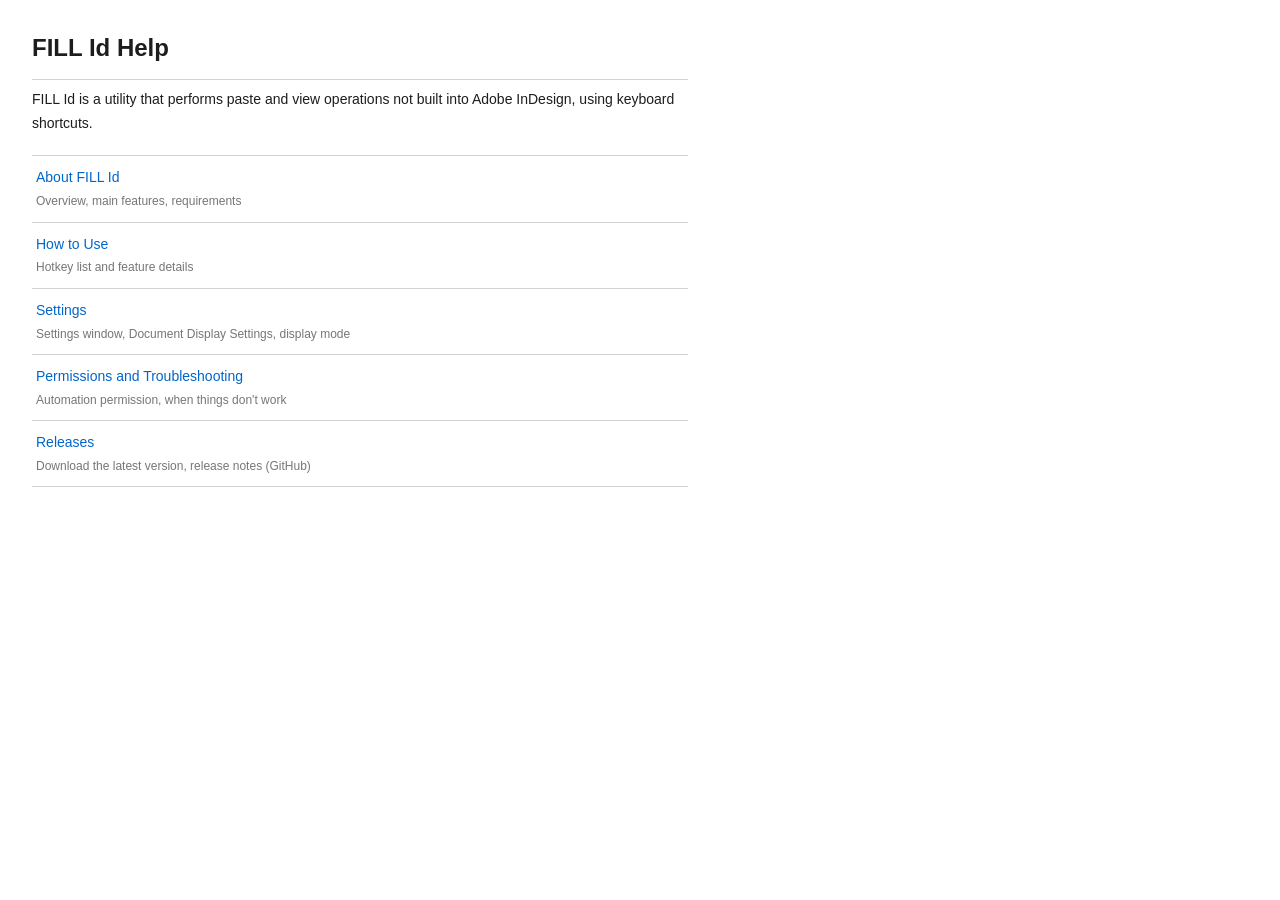
<file: Sources/FILL Id/FILL Id Help.help/Contents/Resources/en.lproj/index.html>
<!DOCTYPE html>
<html lang="en">
<head>
<meta charset="UTF-8">
<meta name="AppleTitle" content="FILL Id Help">
<title>FILL Id Help</title>
<link rel="stylesheet" href="../shared/style.css">
</head>
<body>
<h1>FILL Id Help</h1>
<p>FILL Id is a utility that performs paste and view operations not built into Adobe InDesign, using keyboard shortcuts.</p>

<ul class="toc">
  <li>
    <a href="01_overview.html">About FILL Id
      <span class="desc">Overview, main features, requirements</span>
    </a>
  </li>
  <li>
    <a href="02_howto.html">How to Use
      <span class="desc">Hotkey list and feature details</span>
    </a>
  </li>
  <li>
    <a href="03_settings.html">Settings
      <span class="desc">Settings window, Document Display Settings, display mode</span>
    </a>
  </li>
  <li>
    <a href="04_permission.html">Permissions and Troubleshooting
      <span class="desc">Automation permission, when things don't work</span>
    </a>
  </li>
  <li>
    <a href="https://github.com/monokano/FILL-Id/releases">Releases
      <span class="desc">Download the latest version, release notes (GitHub)</span>
    </a>
  </li>
</ul>
</body>
</html>
</file>
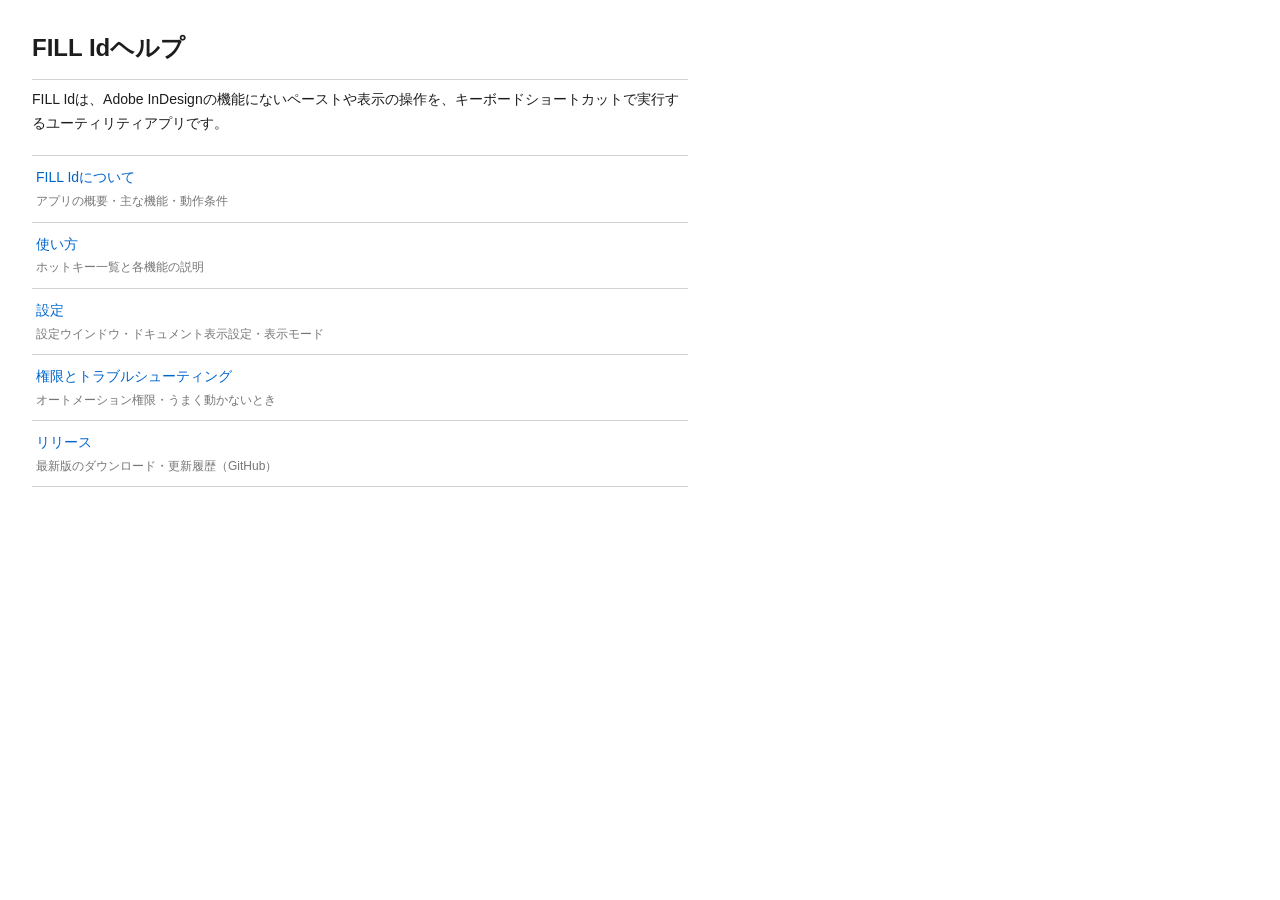
<file: Sources/FILL Id/FILL Id Help.help/Contents/Resources/ja.lproj/index.html>
<!DOCTYPE html>
<html lang="ja">
<head>
<meta charset="UTF-8">
<meta name="AppleTitle" content="FILL Id ヘルプ">
<title>FILL Id ヘルプ</title>
<link rel="stylesheet" href="../shared/style.css">
</head>
<body>
<h1>FILL Idヘルプ</h1>
<p>FILL Idは、Adobe InDesignの機能にないペーストや表示の操作を、キーボードショートカットで実行するユーティリティアプリです。</p>

<ul class="toc">
  <li>
    <a href="01_overview.html">FILL Idについて
      <span class="desc">アプリの概要・主な機能・動作条件</span>
    </a>
  </li>
  <li>
    <a href="02_howto.html">使い方
      <span class="desc">ホットキー一覧と各機能の説明</span>
    </a>
  </li>
  <li>
    <a href="03_settings.html">設定
      <span class="desc">設定ウインドウ・ドキュメント表示設定・表示モード</span>
    </a>
  </li>
  <li>
    <a href="04_permission.html">権限とトラブルシューティング
      <span class="desc">オートメーション権限・うまく動かないとき</span>
    </a>
  </li>
  <li>
    <a href="https://github.com/monokano/FILL-Id/releases">リリース
      <span class="desc">最新版のダウンロード・更新履歴（GitHub）</span>
    </a>
  </li>
</ul>
</body>
</html>
</file>
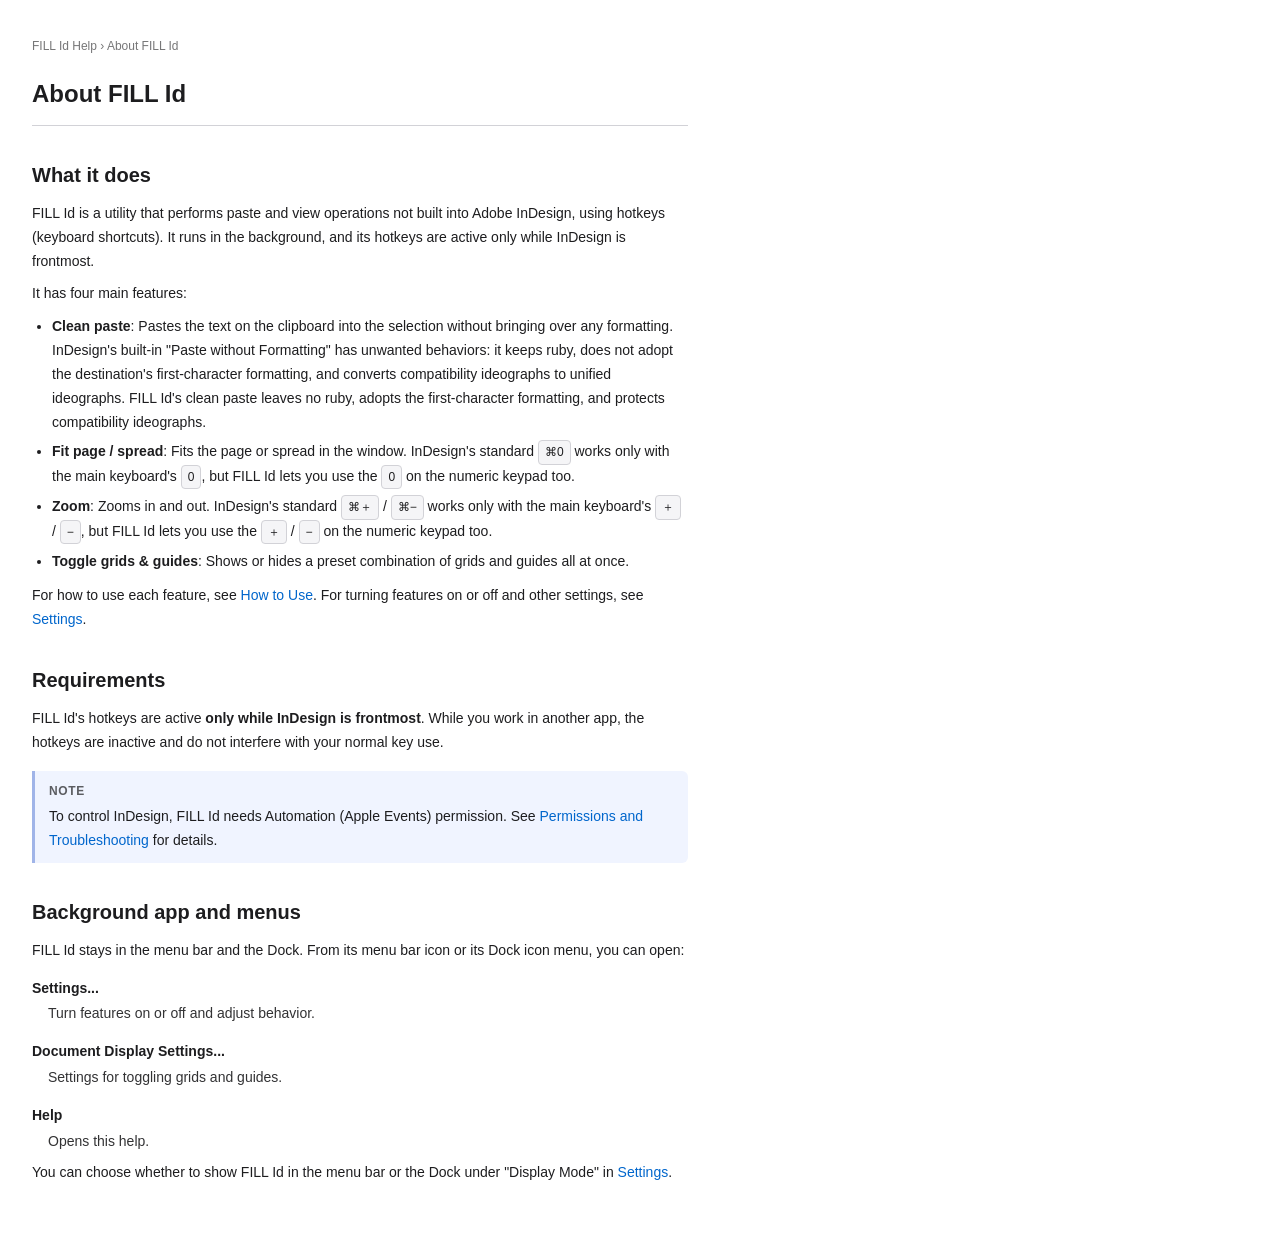
<file: Sources/FILL Id/FILL Id Help.help/Contents/Resources/en.lproj/01_overview.html>
<!DOCTYPE html>
<html lang="en">
<head>
<meta charset="UTF-8">
<meta name="AppleTitle" content="About FILL Id">
<title>About FILL Id</title>
<link rel="stylesheet" href="../shared/style.css">
</head>
<body>
<p class="breadcrumb"><a href="index.html">FILL Id Help</a> › About FILL Id</p>
<h1>About FILL Id</h1>

<h2>What it does</h2>
<p>FILL Id is a utility that performs paste and view operations not built into Adobe InDesign, using hotkeys (keyboard shortcuts). It runs in the background, and its hotkeys are active only while InDesign is frontmost.</p>
<p>It has four main features:</p>
<ul>
  <li><strong>Clean paste</strong>: Pastes the text on the clipboard into the selection without bringing over any formatting. InDesign's built-in "Paste without Formatting" has unwanted behaviors: it keeps ruby, does not adopt the destination's first-character formatting, and converts compatibility ideographs to unified ideographs. FILL Id's clean paste leaves no ruby, adopts the first-character formatting, and protects compatibility ideographs.</li>
  <li><strong>Fit page / spread</strong>: Fits the page or spread in the window. InDesign's standard <kbd>⌘0</kbd> works only with the main keyboard's <kbd>0</kbd>, but FILL Id lets you use the <kbd>0</kbd> on the numeric keypad too.</li>
  <li><strong>Zoom</strong>: Zooms in and out. InDesign's standard <kbd>⌘＋</kbd> / <kbd>⌘−</kbd> works only with the main keyboard's <kbd>＋</kbd> / <kbd>−</kbd>, but FILL Id lets you use the <kbd>＋</kbd> / <kbd>−</kbd> on the numeric keypad too.</li>
  <li><strong>Toggle grids &amp; guides</strong>: Shows or hides a preset combination of grids and guides all at once.</li>
</ul>
<p>For how to use each feature, see <a href="02_howto.html">How to Use</a>. For turning features on or off and other settings, see <a href="03_settings.html">Settings</a>.</p>

<h2>Requirements</h2>
<p>FILL Id's hotkeys are active <strong>only while InDesign is frontmost</strong>. While you work in another app, the hotkeys are inactive and do not interfere with your normal key use.</p>
<div class="note">
  <strong>Note</strong>
  To control InDesign, FILL Id needs Automation (Apple Events) permission. See <a href="04_permission.html">Permissions and Troubleshooting</a> for details.
</div>

<h2>Background app and menus</h2>
<p>FILL Id stays in the menu bar and the Dock. From its menu bar icon or its Dock icon menu, you can open:</p>
<dl>
  <dt>Settings...</dt>
  <dd>Turn features on or off and adjust behavior.</dd>
  <dt>Document Display Settings...</dt>
  <dd>Settings for toggling grids and guides.</dd>
  <dt>Help</dt>
  <dd>Opens this help.</dd>
</dl>
<p>You can choose whether to show FILL Id in the menu bar or the Dock under "Display Mode" in <a href="03_settings.html">Settings</a>.</p>
</body>
</html>
</file>
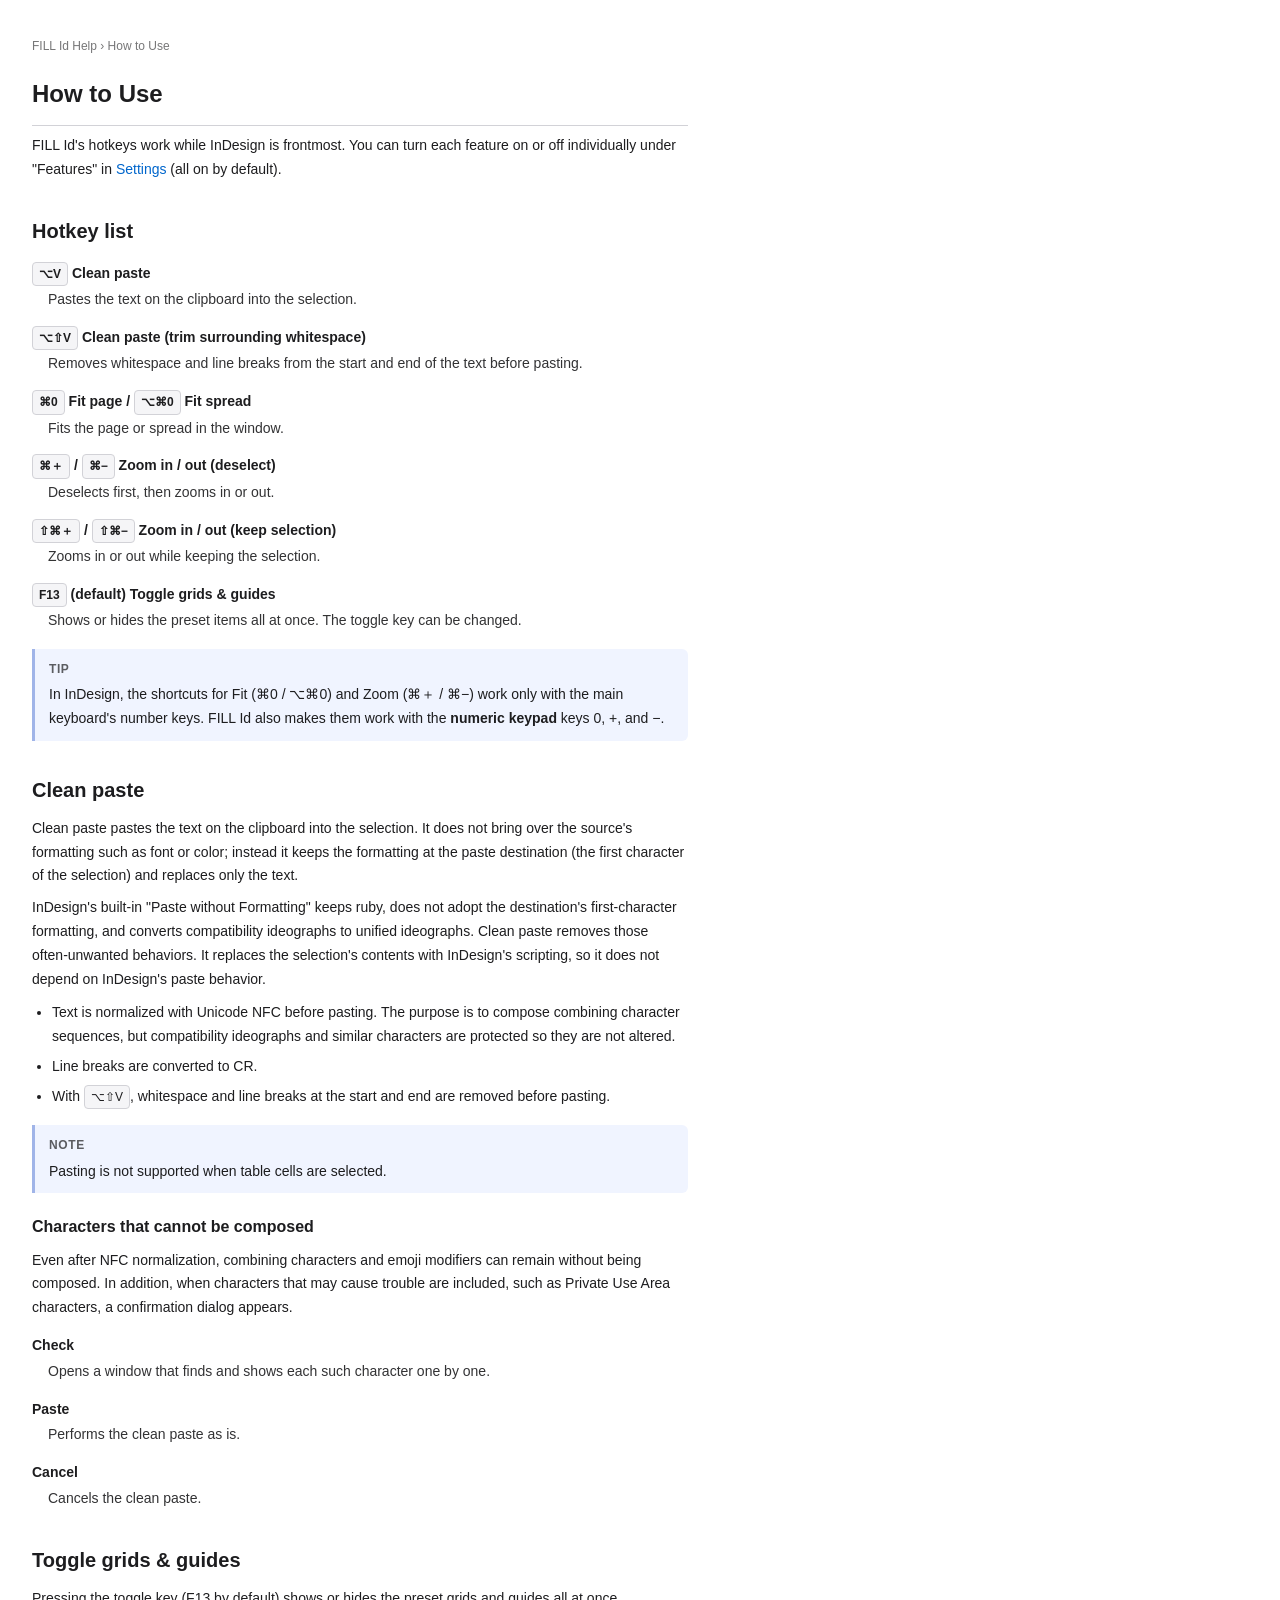
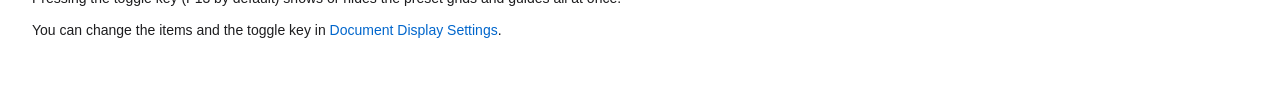
<file: Sources/FILL Id/FILL Id Help.help/Contents/Resources/en.lproj/02_howto.html>
<!DOCTYPE html>
<html lang="en">
<head>
<meta charset="UTF-8">
<meta name="AppleTitle" content="How to Use">
<title>How to Use</title>
<link rel="stylesheet" href="../shared/style.css">
</head>
<body>
<p class="breadcrumb"><a href="index.html">FILL Id Help</a> › How to Use</p>
<h1>How to Use</h1>

<p>FILL Id's hotkeys work while InDesign is frontmost. You can turn each feature on or off individually under "Features" in <a href="03_settings.html">Settings</a> (all on by default).</p>

<h2>Hotkey list</h2>
<dl>
  <dt><kbd>⌥V</kbd> Clean paste</dt>
  <dd>Pastes the text on the clipboard into the selection.</dd>

  <dt><kbd>⌥⇧V</kbd> Clean paste (trim surrounding whitespace)</dt>
  <dd>Removes whitespace and line breaks from the start and end of the text before pasting.</dd>

  <dt><kbd>⌘0</kbd> Fit page / <kbd>⌥⌘0</kbd> Fit spread</dt>
  <dd>Fits the page or spread in the window.</dd>

  <dt><kbd>⌘＋</kbd> / <kbd>⌘−</kbd> Zoom in / out (deselect)</dt>
  <dd>Deselects first, then zooms in or out.</dd>

  <dt><kbd>⇧⌘＋</kbd> / <kbd>⇧⌘−</kbd> Zoom in / out (keep selection)</dt>
  <dd>Zooms in or out while keeping the selection.</dd>

  <dt><kbd>F13</kbd> (default) Toggle grids &amp; guides</dt>
  <dd>Shows or hides the preset items all at once. The toggle key can be changed.</dd>
</dl>

<div class="note">
  <strong>Tip</strong>
  In InDesign, the shortcuts for Fit (⌘0 / ⌥⌘0) and Zoom (⌘＋ / ⌘−) work only with the main keyboard's number keys. FILL Id also makes them work with the <b>numeric keypad</b> keys 0, +, and −.
</div>

<h2>Clean paste</h2>
<p>Clean paste pastes the text on the clipboard into the selection. It does not bring over the source's formatting such as font or color; instead it keeps the formatting at the paste destination (the first character of the selection) and replaces only the text.</p>
<p>InDesign's built-in "Paste without Formatting" keeps ruby, does not adopt the destination's first-character formatting, and converts compatibility ideographs to unified ideographs. Clean paste removes those often-unwanted behaviors. It replaces the selection's contents with InDesign's scripting, so it does not depend on InDesign's paste behavior.</p>
<ul>
  <li>Text is normalized with Unicode NFC before pasting. The purpose is to compose combining character sequences, but compatibility ideographs and similar characters are protected so they are not altered.</li>
  <li>Line breaks are converted to CR.</li>
  <li>With <kbd>⌥⇧V</kbd>, whitespace and line breaks at the start and end are removed before pasting.</li>
</ul>
<div class="note">
  <strong>Note</strong>
  Pasting is not supported when table cells are selected.
</div>

<h3>Characters that cannot be composed</h3>
<p>Even after NFC normalization, combining characters and emoji modifiers can remain without being composed. In addition, when characters that may cause trouble are included, such as Private Use Area characters, a confirmation dialog appears.</p>
<dl>
  <dt>Check</dt>
  <dd>Opens a window that finds and shows each such character one by one.</dd>
  <dt>Paste</dt>
  <dd>Performs the clean paste as is.</dd>
  <dt>Cancel</dt>
  <dd>Cancels the clean paste.</dd>
</dl>

<h2>Toggle grids &amp; guides</h2>
<p>Pressing the toggle key (F13 by default) shows or hides the preset grids and guides all at once.</p>
<p>You can change the items and the toggle key in <a href="03_settings.html">Document Display Settings</a>.</p>
</body>
</html>
</file>
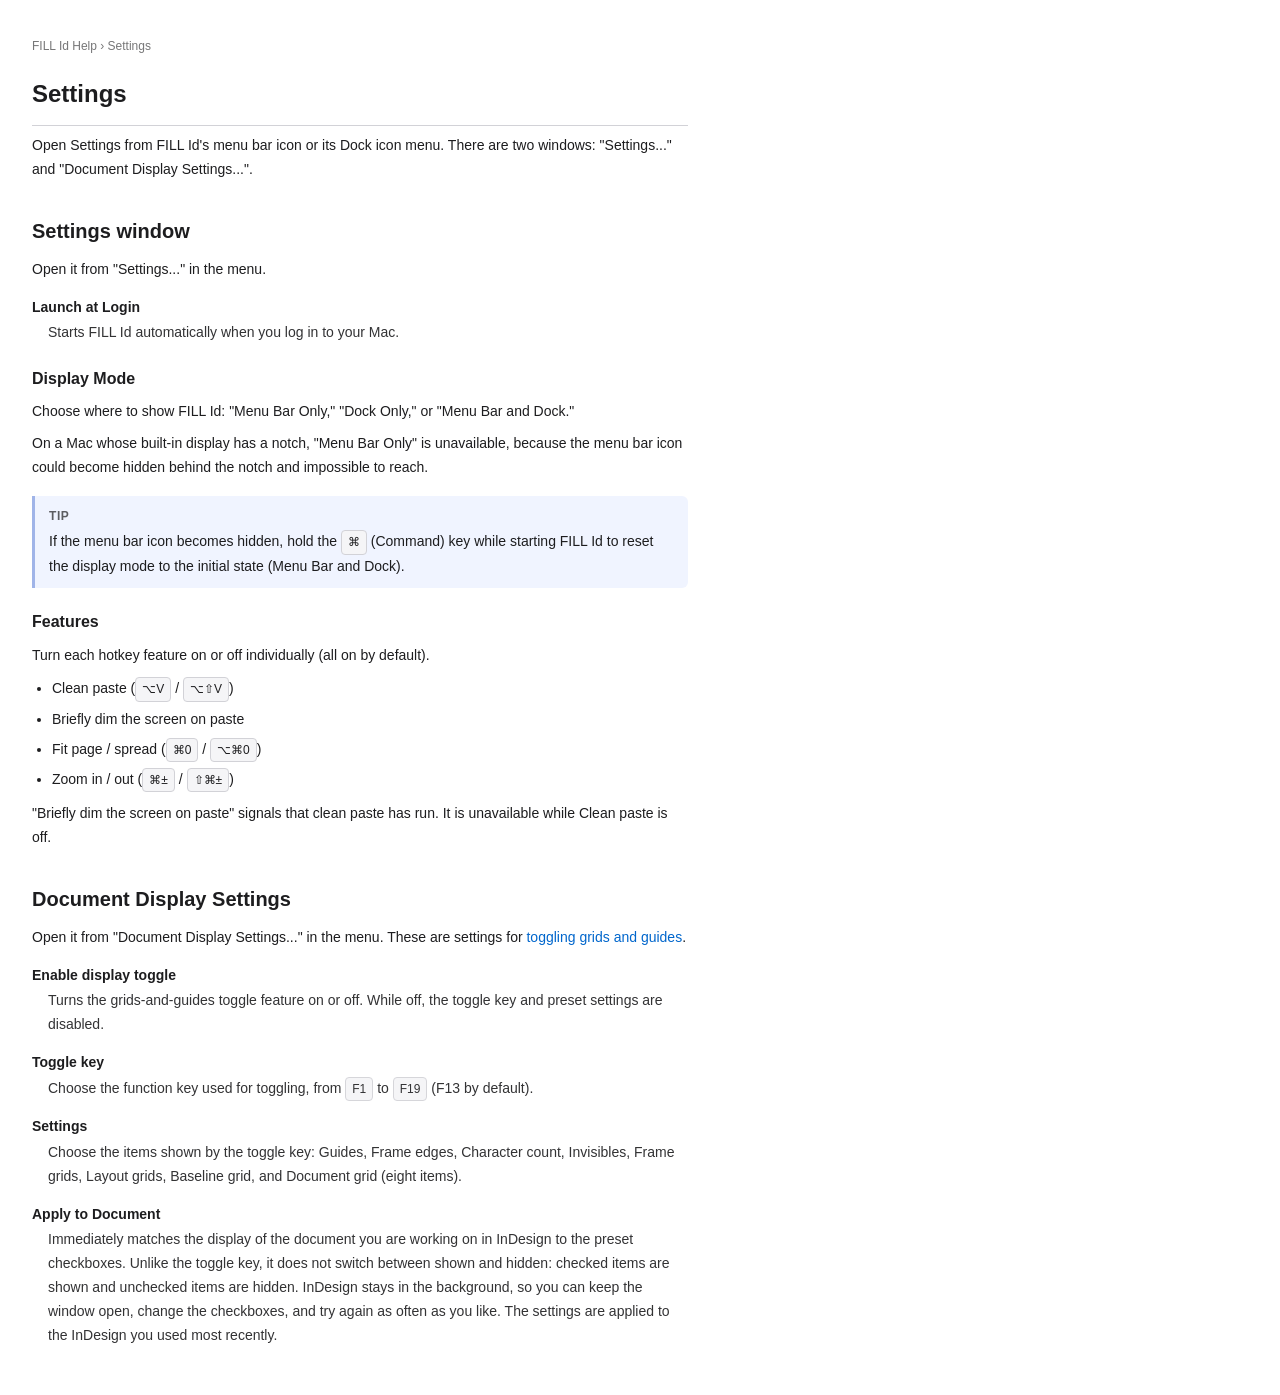
<file: Sources/FILL Id/FILL Id Help.help/Contents/Resources/en.lproj/03_settings.html>
<!DOCTYPE html>
<html lang="en">
<head>
<meta charset="UTF-8">
<meta name="AppleTitle" content="Settings">
<title>Settings</title>
<link rel="stylesheet" href="../shared/style.css">
</head>
<body>
<p class="breadcrumb"><a href="index.html">FILL Id Help</a> › Settings</p>
<h1>Settings</h1>

<p>Open Settings from FILL Id's menu bar icon or its Dock icon menu. There are two windows: "Settings..." and "Document Display Settings...".</p>

<h2>Settings window</h2>
<p>Open it from "Settings..." in the menu.</p>
<dl>
  <dt>Launch at Login</dt>
  <dd>Starts FILL Id automatically when you log in to your Mac.</dd>
</dl>

<h3>Display Mode</h3>
<p>Choose where to show FILL Id: "Menu Bar Only," "Dock Only," or "Menu Bar and Dock."</p>
<p>On a Mac whose built-in display has a notch, "Menu Bar Only" is unavailable, because the menu bar icon could become hidden behind the notch and impossible to reach.</p>
<div class="note">
  <strong>Tip</strong>
  If the menu bar icon becomes hidden, hold the <kbd>⌘</kbd> (Command) key while starting FILL Id to reset the display mode to the initial state (Menu Bar and Dock).
</div>

<h3>Features</h3>
<p>Turn each hotkey feature on or off individually (all on by default).</p>
<ul>
  <li>Clean paste (<kbd>⌥V</kbd> / <kbd>⌥⇧V</kbd>)</li>
  <li>Briefly dim the screen on paste</li>
  <li>Fit page / spread (<kbd>⌘0</kbd> / <kbd>⌥⌘0</kbd>)</li>
  <li>Zoom in / out (<kbd>⌘±</kbd> / <kbd>⇧⌘±</kbd>)</li>
</ul>
<p>"Briefly dim the screen on paste" signals that clean paste has run. It is unavailable while Clean paste is off.</p>

<h2>Document Display Settings</h2>
<p>Open it from "Document Display Settings..." in the menu. These are settings for <a href="02_howto.html">toggling grids and guides</a>.</p>
<dl>
  <dt>Enable display toggle</dt>
  <dd>Turns the grids-and-guides toggle feature on or off. While off, the toggle key and preset settings are disabled.</dd>

  <dt>Toggle key</dt>
  <dd>Choose the function key used for toggling, from <kbd>F1</kbd> to <kbd>F19</kbd> (F13 by default).</dd>

  <dt>Settings</dt>
  <dd>Choose the items shown by the toggle key: Guides, Frame edges, Character count, Invisibles, Frame grids, Layout grids, Baseline grid, and Document grid (eight items).</dd>

  <dt>Apply to Document</dt>
  <dd>Immediately matches the display of the document you are working on in InDesign to the preset checkboxes. Unlike the toggle key, it does not switch between shown and hidden: checked items are shown and unchecked items are hidden. InDesign stays in the background, so you can keep the window open, change the checkboxes, and try again as often as you like. The settings are applied to the InDesign you used most recently.</dd>
</dl>
</body>
</html>
</file>
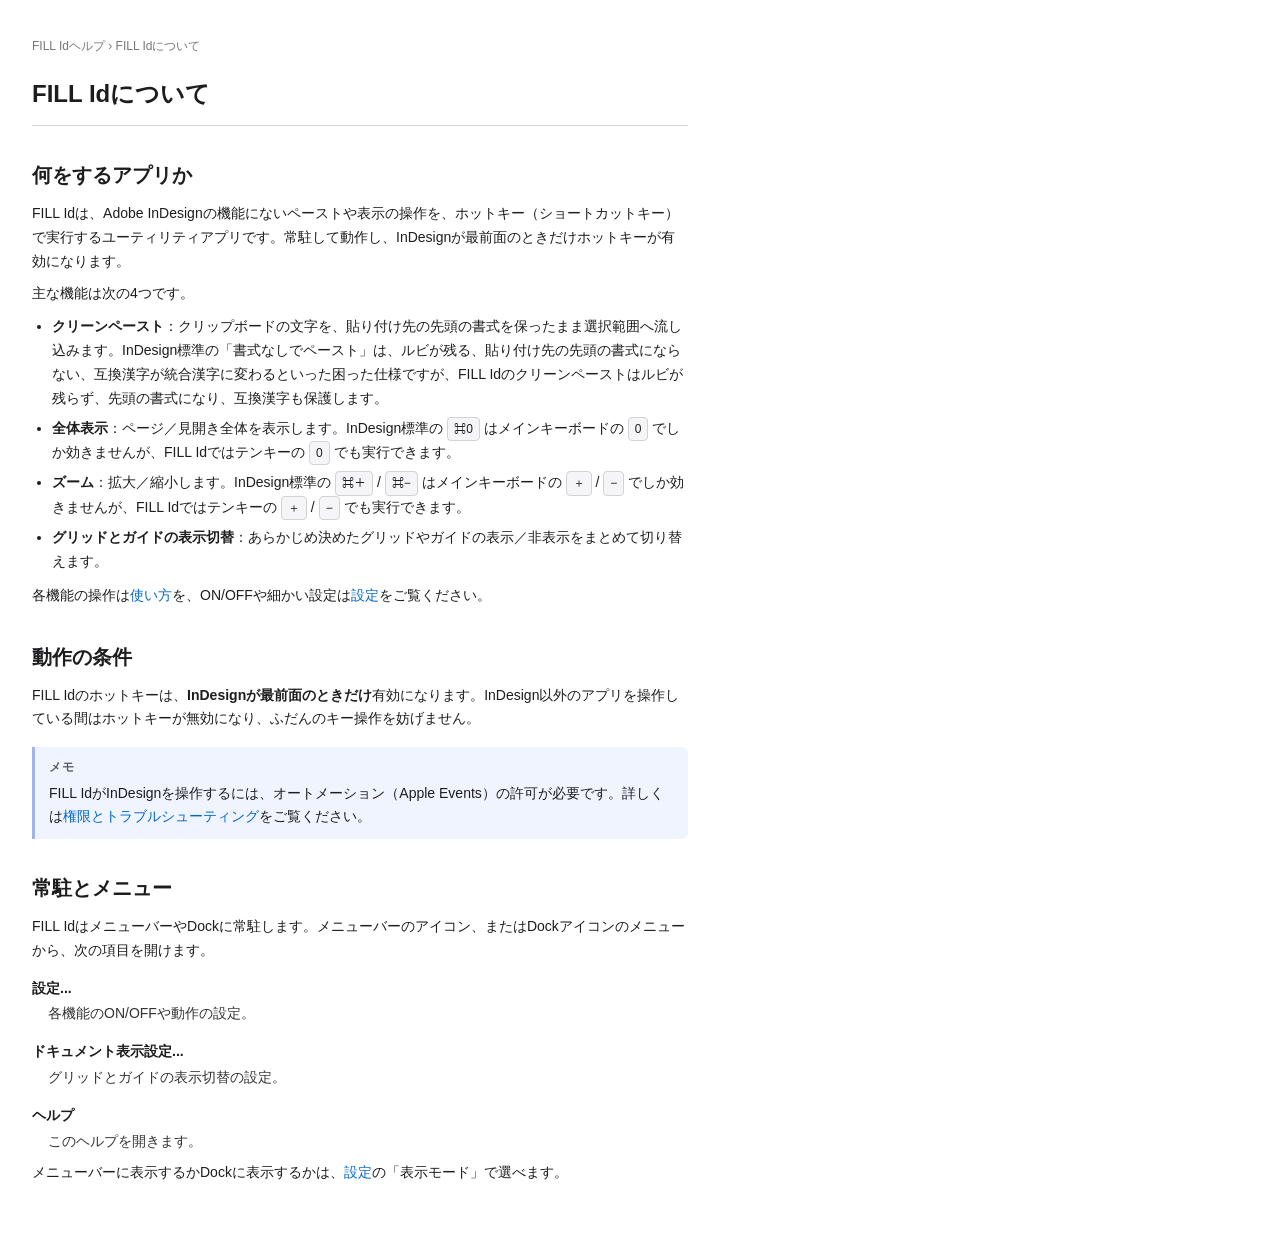
<file: Sources/FILL Id/FILL Id Help.help/Contents/Resources/ja.lproj/01_overview.html>
<!DOCTYPE html>
<html lang="ja">
<head>
<meta charset="UTF-8">
<meta name="AppleTitle" content="FILL Id について">
<title>FILL Id について</title>
<link rel="stylesheet" href="../shared/style.css">
</head>
<body>
<p class="breadcrumb"><a href="index.html">FILL Idヘルプ</a> › FILL Idについて</p>
<h1>FILL Idについて</h1>

<h2>何をするアプリか</h2>
<p>FILL Idは、Adobe InDesignの機能にないペーストや表示の操作を、ホットキー（ショートカットキー）で実行するユーティリティアプリです。常駐して動作し、InDesignが最前面のときだけホットキーが有効になります。</p>
<p>主な機能は次の4つです。</p>
<ul>
  <li><strong>クリーンペースト</strong>：クリップボードの文字を、貼り付け先の先頭の書式を保ったまま選択範囲へ流し込みます。InDesign標準の「書式なしでペースト」は、ルビが残る、貼り付け先の先頭の書式にならない、互換漢字が統合漢字に変わるといった困った仕様ですが、FILL Idのクリーンペーストはルビが残らず、先頭の書式になり、互換漢字も保護します。</li>
  <li><strong>全体表示</strong>：ページ／見開き全体を表示します。InDesign標準の <kbd>⌘0</kbd> はメインキーボードの <kbd>0</kbd> でしか効きませんが、FILL Idではテンキーの <kbd>0</kbd> でも実行できます。</li>
  <li><strong>ズーム</strong>：拡大／縮小します。InDesign標準の <kbd>⌘＋</kbd> / <kbd>⌘−</kbd> はメインキーボードの <kbd>＋</kbd> / <kbd>−</kbd> でしか効きませんが、FILL Idではテンキーの <kbd>＋</kbd> / <kbd>−</kbd> でも実行できます。</li>
  <li><strong>グリッドとガイドの表示切替</strong>：あらかじめ決めたグリッドやガイドの表示／非表示をまとめて切り替えます。</li>
</ul>
<p>各機能の操作は<a href="02_howto.html">使い方</a>を、ON/OFFや細かい設定は<a href="03_settings.html">設定</a>をご覧ください。</p>

<h2>動作の条件</h2>
<p>FILL Idのホットキーは、<strong>InDesignが最前面のときだけ</strong>有効になります。InDesign以外のアプリを操作している間はホットキーが無効になり、ふだんのキー操作を妨げません。</p>
<div class="note">
  <strong>メモ</strong>
  FILL IdがInDesignを操作するには、オートメーション（Apple Events）の許可が必要です。詳しくは<a href="04_permission.html">権限とトラブルシューティング</a>をご覧ください。
</div>

<h2>常駐とメニュー</h2>
<p>FILL IdはメニューバーやDockに常駐します。メニューバーのアイコン、またはDockアイコンのメニューから、次の項目を開けます。</p>
<dl>
  <dt>設定...</dt>
  <dd>各機能のON/OFFや動作の設定。</dd>
  <dt>ドキュメント表示設定...</dt>
  <dd>グリッドとガイドの表示切替の設定。</dd>
  <dt>ヘルプ</dt>
  <dd>このヘルプを開きます。</dd>
</dl>
<p>メニューバーに表示するかDockに表示するかは、<a href="03_settings.html">設定</a>の「表示モード」で選べます。</p>
</body>
</html>
</file>
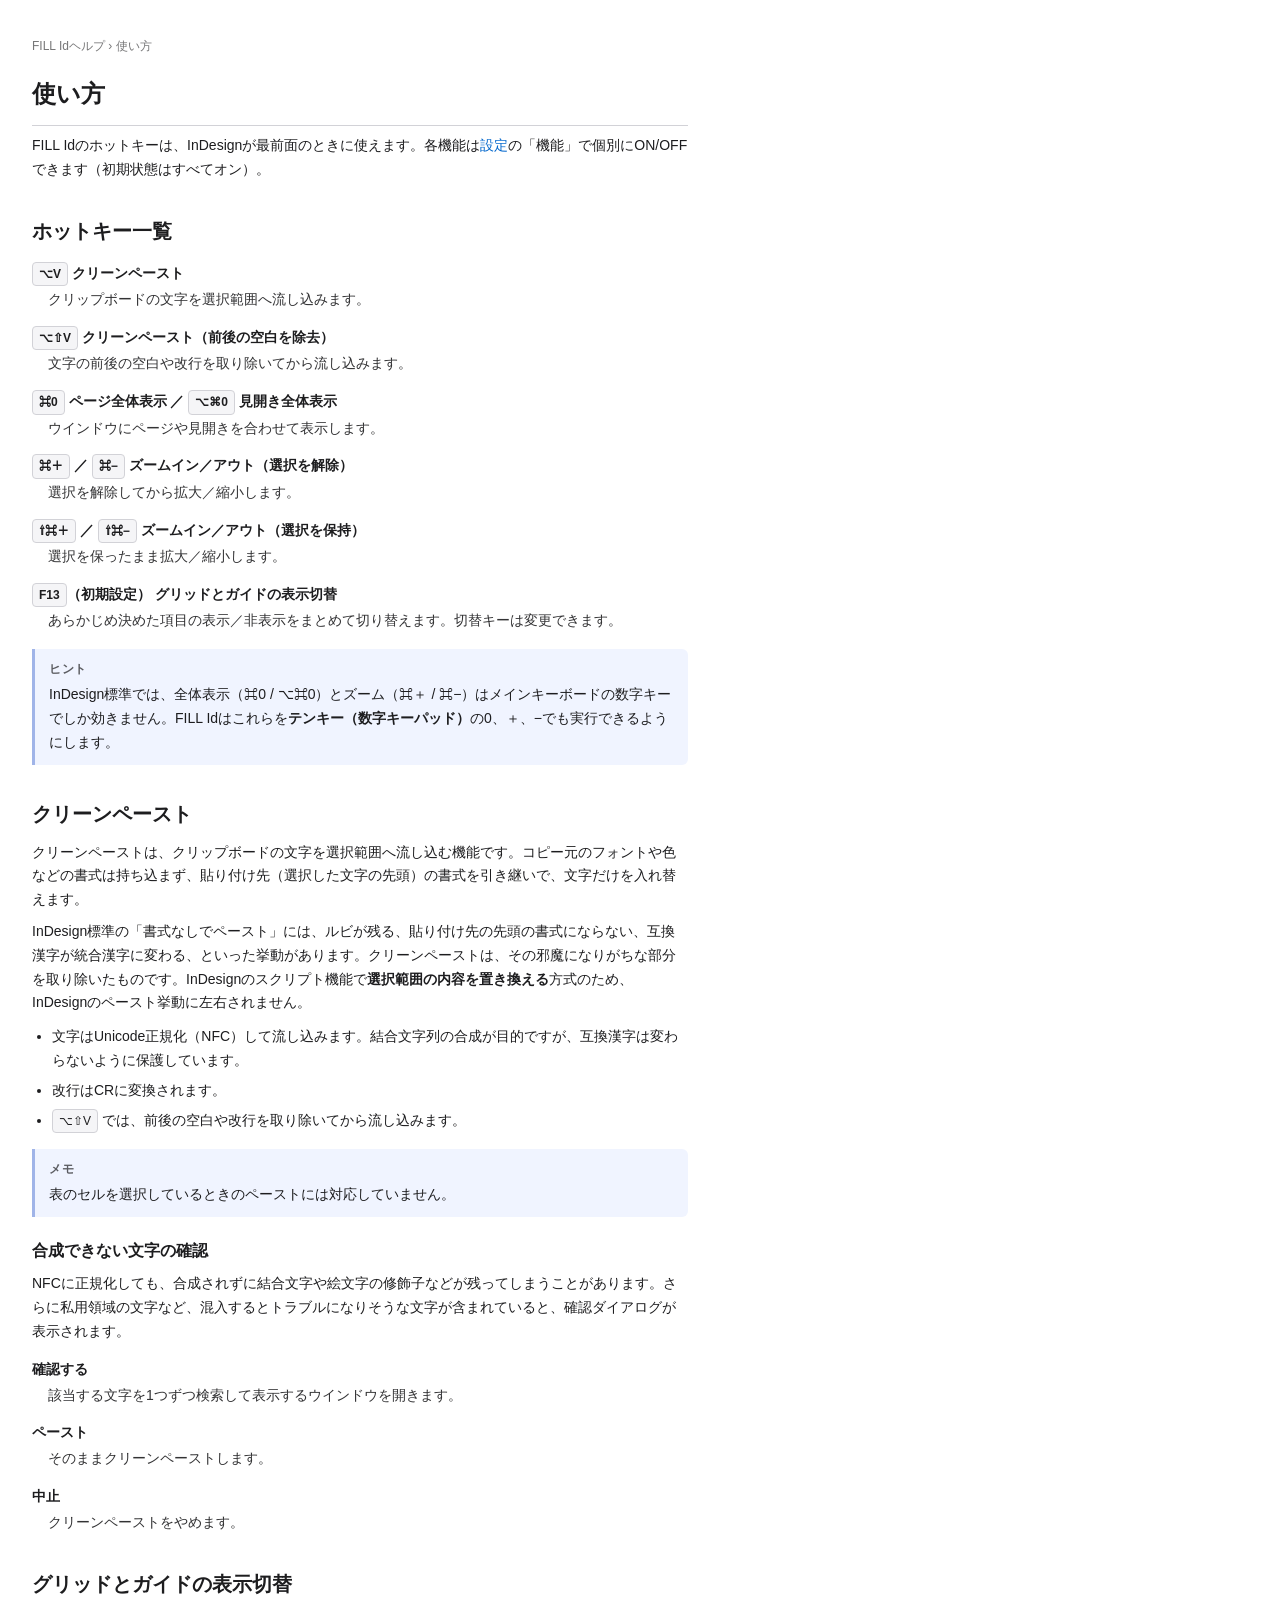
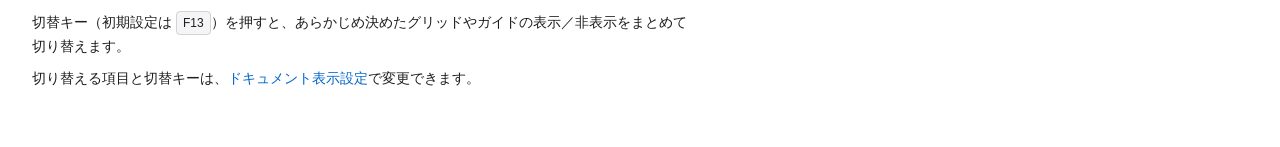
<file: Sources/FILL Id/FILL Id Help.help/Contents/Resources/ja.lproj/02_howto.html>
<!DOCTYPE html>
<html lang="ja">
<head>
<meta charset="UTF-8">
<meta name="AppleTitle" content="使い方">
<title>使い方</title>
<link rel="stylesheet" href="../shared/style.css">
</head>
<body>
<p class="breadcrumb"><a href="index.html">FILL Idヘルプ</a> › 使い方</p>
<h1>使い方</h1>

<p>FILL Idのホットキーは、InDesignが最前面のときに使えます。各機能は<a href="03_settings.html">設定</a>の「機能」で個別にON/OFFできます（初期状態はすべてオン）。</p>

<h2>ホットキー一覧</h2>
<dl>
  <dt><kbd>⌥V</kbd> クリーンペースト</dt>
  <dd>クリップボードの文字を選択範囲へ流し込みます。</dd>

  <dt><kbd>⌥⇧V</kbd> クリーンペースト（前後の空白を除去）</dt>
  <dd>文字の前後の空白や改行を取り除いてから流し込みます。</dd>

  <dt><kbd>⌘0</kbd> ページ全体表示 ／ <kbd>⌥⌘0</kbd> 見開き全体表示</dt>
  <dd>ウインドウにページや見開きを合わせて表示します。</dd>

  <dt><kbd>⌘＋</kbd> ／ <kbd>⌘−</kbd> ズームイン／アウト（選択を解除）</dt>
  <dd>選択を解除してから拡大／縮小します。</dd>

  <dt><kbd>⇧⌘＋</kbd> ／ <kbd>⇧⌘−</kbd> ズームイン／アウト（選択を保持）</dt>
  <dd>選択を保ったまま拡大／縮小します。</dd>

  <dt><kbd>F13</kbd>（初期設定） グリッドとガイドの表示切替</dt>
  <dd>あらかじめ決めた項目の表示／非表示をまとめて切り替えます。切替キーは変更できます。</dd>
</dl>

<div class="note">
  <strong>ヒント</strong>
  InDesign標準では、全体表示（⌘0 / ⌥⌘0）とズーム（⌘＋ / ⌘−）はメインキーボードの数字キーでしか効きません。FILL Idはこれらを<b>テンキー（数字キーパッド）</b>の0、＋、−でも実行できるようにします。
</div>

<h2>クリーンペースト</h2>
<p>クリーンペーストは、クリップボードの文字を選択範囲へ流し込む機能です。コピー元のフォントや色などの書式は持ち込まず、貼り付け先（選択した文字の先頭）の書式を引き継いで、文字だけを入れ替えます。</p>
<p>InDesign標準の「書式なしでペースト」には、ルビが残る、貼り付け先の先頭の書式にならない、互換漢字が統合漢字に変わる、といった挙動があります。クリーンペーストは、その邪魔になりがちな部分を取り除いたものです。InDesignのスクリプト機能で<strong>選択範囲の内容を置き換える</strong>方式のため、InDesignのペースト挙動に左右されません。</p>
<ul>
  <li>文字はUnicode正規化（NFC）して流し込みます。結合文字列の合成が目的ですが、互換漢字は変わらないように保護しています。</li>
  <li>改行はCRに変換されます。</li>
  <li><kbd>⌥⇧V</kbd> では、前後の空白や改行を取り除いてから流し込みます。</li>
</ul>
<div class="note">
  <strong>メモ</strong>
  表のセルを選択しているときのペーストには対応していません。
</div>

<h3>合成できない文字の確認</h3>
<p>NFCに正規化しても、合成されずに結合文字や絵文字の修飾子などが残ってしまうことがあります。さらに私用領域の文字など、混入するとトラブルになりそうな文字が含まれていると、確認ダイアログが表示されます。</p>
<dl>
  <dt>確認する</dt>
  <dd>該当する文字を1つずつ検索して表示するウインドウを開きます。</dd>
  <dt>ペースト</dt>
  <dd>そのままクリーンペーストします。</dd>
  <dt>中止</dt>
  <dd>クリーンペーストをやめます。</dd>
</dl>

<h2>グリッドとガイドの表示切替</h2>
<p>切替キー（初期設定は <kbd>F13</kbd>）を押すと、あらかじめ決めたグリッドやガイドの表示／非表示をまとめて切り替えます。</p>
<p>切り替える項目と切替キーは、<a href="03_settings.html">ドキュメント表示設定</a>で変更できます。</p>
</body>
</html>
</file>
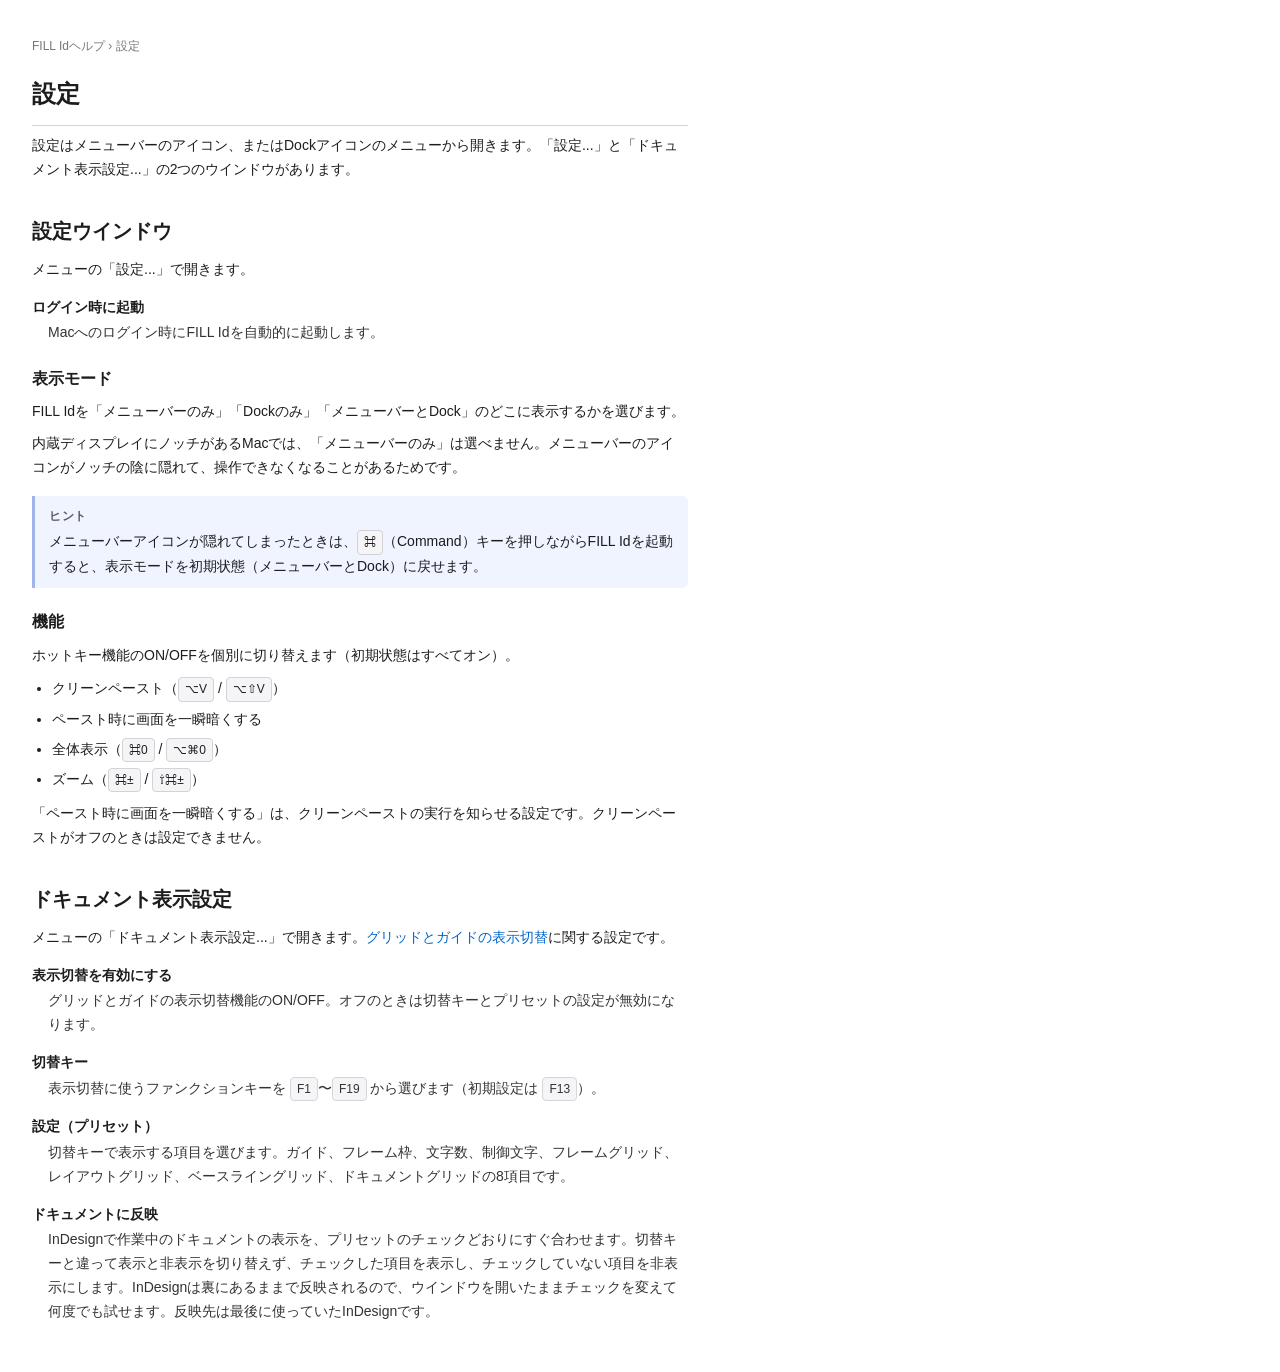
<file: Sources/FILL Id/FILL Id Help.help/Contents/Resources/ja.lproj/03_settings.html>
<!DOCTYPE html>
<html lang="ja">
<head>
<meta charset="UTF-8">
<meta name="AppleTitle" content="設定">
<title>設定</title>
<link rel="stylesheet" href="../shared/style.css">
</head>
<body>
<p class="breadcrumb"><a href="index.html">FILL Idヘルプ</a> › 設定</p>
<h1>設定</h1>

<p>設定はメニューバーのアイコン、またはDockアイコンのメニューから開きます。「設定...」と「ドキュメント表示設定...」の2つのウインドウがあります。</p>

<h2>設定ウインドウ</h2>
<p>メニューの「設定...」で開きます。</p>
<dl>
  <dt>ログイン時に起動</dt>
  <dd>Macへのログイン時にFILL Idを自動的に起動します。</dd>
</dl>

<h3>表示モード</h3>
<p>FILL Idを「メニューバーのみ」「Dockのみ」「メニューバーとDock」のどこに表示するかを選びます。</p>
<p>内蔵ディスプレイにノッチがあるMacでは、「メニューバーのみ」は選べません。メニューバーのアイコンがノッチの陰に隠れて、操作できなくなることがあるためです。</p>
<div class="note">
  <strong>ヒント</strong>
  メニューバーアイコンが隠れてしまったときは、<kbd>⌘</kbd>（Command）キーを押しながらFILL Idを起動すると、表示モードを初期状態（メニューバーとDock）に戻せます。
</div>

<h3>機能</h3>
<p>ホットキー機能のON/OFFを個別に切り替えます（初期状態はすべてオン）。</p>
<ul>
  <li>クリーンペースト（<kbd>⌥V</kbd> / <kbd>⌥⇧V</kbd>）</li>
  <li>ペースト時に画面を一瞬暗くする</li>
  <li>全体表示（<kbd>⌘0</kbd> / <kbd>⌥⌘0</kbd>）</li>
  <li>ズーム（<kbd>⌘±</kbd> / <kbd>⇧⌘±</kbd>）</li>
</ul>
<p>「ペースト時に画面を一瞬暗くする」は、クリーンペーストの実行を知らせる設定です。クリーンペーストがオフのときは設定できません。</p>

<h2>ドキュメント表示設定</h2>
<p>メニューの「ドキュメント表示設定...」で開きます。<a href="02_howto.html">グリッドとガイドの表示切替</a>に関する設定です。</p>
<dl>
  <dt>表示切替を有効にする</dt>
  <dd>グリッドとガイドの表示切替機能のON/OFF。オフのときは切替キーとプリセットの設定が無効になります。</dd>

  <dt>切替キー</dt>
  <dd>表示切替に使うファンクションキーを <kbd>F1</kbd>〜<kbd>F19</kbd> から選びます（初期設定は <kbd>F13</kbd>）。</dd>

  <dt>設定（プリセット）</dt>
  <dd>切替キーで表示する項目を選びます。ガイド、フレーム枠、文字数、制御文字、フレームグリッド、レイアウトグリッド、ベースライングリッド、ドキュメントグリッドの8項目です。</dd>

  <dt>ドキュメントに反映</dt>
  <dd>InDesignで作業中のドキュメントの表示を、プリセットのチェックどおりにすぐ合わせます。切替キーと違って表示と非表示を切り替えず、チェックした項目を表示し、チェックしていない項目を非表示にします。InDesignは裏にあるままで反映されるので、ウインドウを開いたままチェックを変えて何度でも試せます。反映先は最後に使っていたInDesignです。</dd>
</dl>
</body>
</html>
</file>
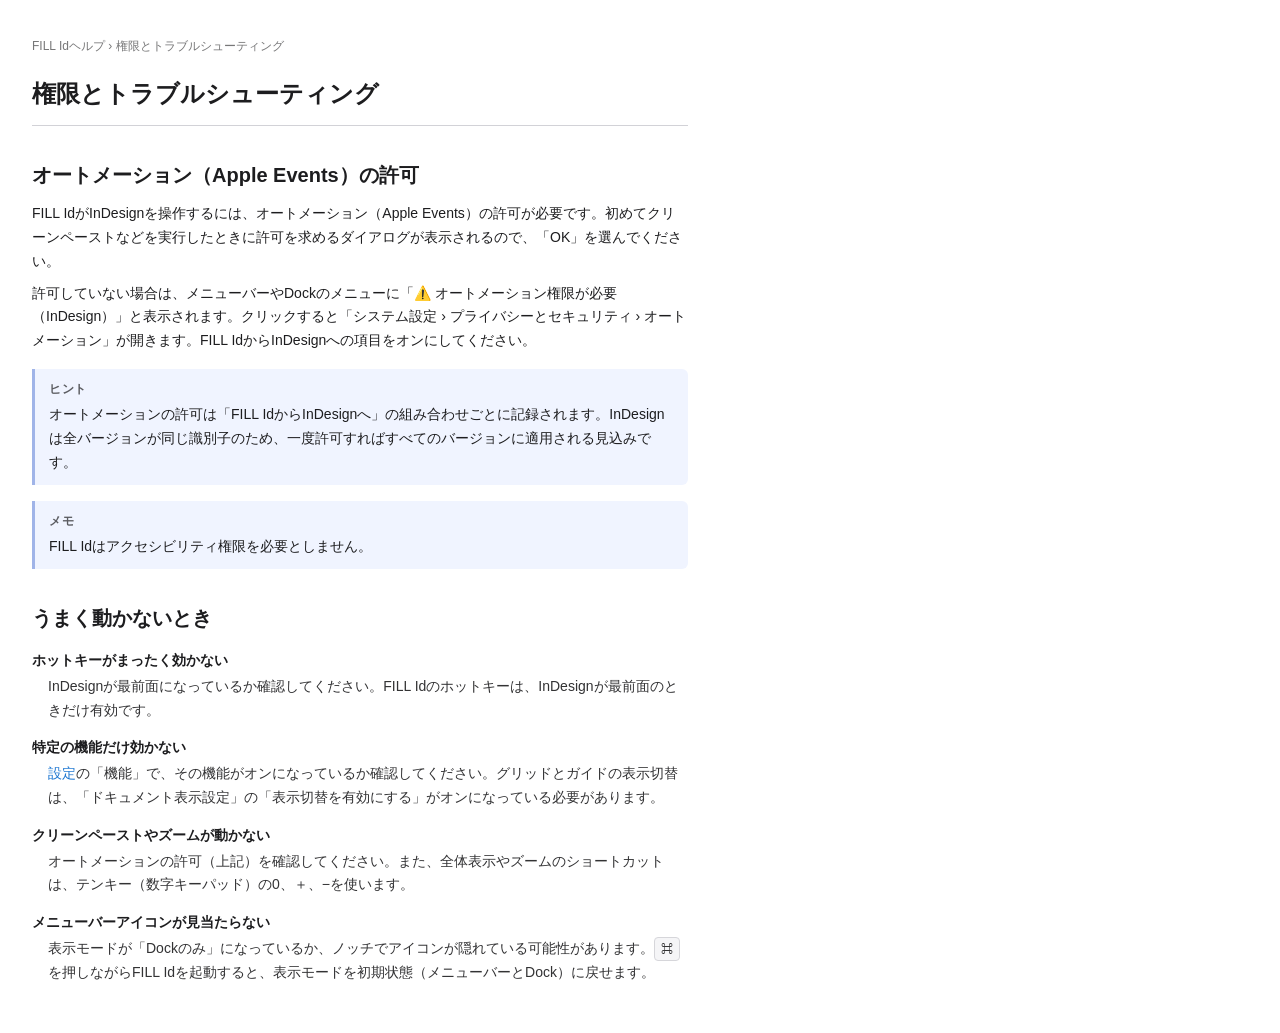
<file: Sources/FILL Id/FILL Id Help.help/Contents/Resources/ja.lproj/04_permission.html>
<!DOCTYPE html>
<html lang="ja">
<head>
<meta charset="UTF-8">
<meta name="AppleTitle" content="権限とトラブルシューティング">
<title>権限とトラブルシューティング</title>
<link rel="stylesheet" href="../shared/style.css">
</head>
<body>
<p class="breadcrumb"><a href="index.html">FILL Idヘルプ</a> › 権限とトラブルシューティング</p>
<h1>権限とトラブルシューティング</h1>

<h2>オートメーション（Apple Events）の許可</h2>
<p>FILL IdがInDesignを操作するには、オートメーション（Apple Events）の許可が必要です。初めてクリーンペーストなどを実行したときに許可を求めるダイアログが表示されるので、「OK」を選んでください。</p>
<p>許可していない場合は、メニューバーやDockのメニューに「⚠️ オートメーション権限が必要（InDesign）」と表示されます。クリックすると「システム設定 › プライバシーとセキュリティ › オートメーション」が開きます。FILL IdからInDesignへの項目をオンにしてください。</p>
<div class="note">
  <strong>ヒント</strong>
  オートメーションの許可は「FILL IdからInDesignへ」の組み合わせごとに記録されます。InDesignは全バージョンが同じ識別子のため、一度許可すればすべてのバージョンに適用される見込みです。
</div>
<div class="note">
  <strong>メモ</strong>
  FILL Idはアクセシビリティ権限を必要としません。
</div>

<h2>うまく動かないとき</h2>
<dl>
  <dt>ホットキーがまったく効かない</dt>
  <dd>InDesignが最前面になっているか確認してください。FILL Idのホットキーは、InDesignが最前面のときだけ有効です。</dd>

  <dt>特定の機能だけ効かない</dt>
  <dd><a href="03_settings.html">設定</a>の「機能」で、その機能がオンになっているか確認してください。グリッドとガイドの表示切替は、「ドキュメント表示設定」の「表示切替を有効にする」がオンになっている必要があります。</dd>

  <dt>クリーンペーストやズームが動かない</dt>
  <dd>オートメーションの許可（上記）を確認してください。また、全体表示やズームのショートカットは、テンキー（数字キーパッド）の0、＋、−を使います。</dd>

  <dt>メニューバーアイコンが見当たらない</dt>
  <dd>表示モードが「Dockのみ」になっているか、ノッチでアイコンが隠れている可能性があります。<kbd>⌘</kbd> を押しながらFILL Idを起動すると、表示モードを初期状態（メニューバーとDock）に戻せます。</dd>
</dl>
</body>
</html>
</file>
<file: Sources/FILL Id/FILL Id Help.help/Contents/Resources/shared/style.css>
/* FILL Id Help Book — Shared Stylesheet */

:root {
    --bg:          #ffffff;
    --text:        #1d1d1f;
    --heading:     #1d1d1f;
    --link:        #0066cc;
    --link-hover:  #0044aa;
    --accent:      #f5f5f7;
    --border:      #d2d2d7;
    --note-bg:     #f0f4ff;
    --note-border: #a0b4e8;
    --warn-bg:     #fff4f0;
    --warn-border: #e8a090;
    --code-bg:     #f5f5f7;
}

@media (prefers-color-scheme: dark) {
    :root {
        --bg:          #1c1c1e;
        --text:        #f5f5f7;
        --heading:     #f5f5f7;
        --link:        #409cff;
        --link-hover:  #6fb6ff;
        --accent:      #2c2c2e;
        --border:      #3a3a3c;
        --note-bg:     #1e2840;
        --note-border: #4060a8;
        --warn-bg:     #3a1a10;
        --warn-border: #a84030;
        --code-bg:     #2c2c2e;
    }
}

* {
    box-sizing: border-box;
    margin: 0;
    padding: 0;
}

body {
    font-family: -apple-system, BlinkMacSystemFont, "Helvetica Neue", sans-serif;
    text-autospace: normal;  /* 和欧間を自動で空ける（HTML には欧文スペースを入れない） */
    font-size: 14px;
    line-height: 1.7;
    color: var(--text);
    background: var(--bg);
    padding: 28px 32px 48px;
    max-width: 720px;
}

/* ── Typography ── */
h1 {
    font-size: 24px;
    font-weight: 700;
    color: var(--heading);
    margin-bottom: 6px;
    padding-bottom: 10px;
    border-bottom: 1px solid var(--border);
}

h2 {
    font-size: 20px;
    font-weight: 600;
    color: var(--heading);
    margin-top: 32px;
    margin-bottom: 10px;
}

h3 {
    font-size: 16px;
    font-weight: 600;
    color: var(--heading);
    margin-top: 20px;
    margin-bottom: 5px;
}

p {
    margin-top: 8px;
    margin-bottom: 8px;
}

a {
    color: var(--link);
    text-decoration: none;
}

a:hover {
    color: var(--link-hover);
    text-decoration: underline;
}

/* ── Index / TOC ── */
.toc {
    list-style: none;
    margin-top: 20px;
}

.toc li {
    border-bottom: 1px solid var(--border);
}

.toc li:first-child {
    border-top: 1px solid var(--border);
}

.toc a {
    display: block;
    padding: 10px 4px;
    font-size: 14px;
}

.toc .desc {
    display: block;
    font-size: 12px;
    color: var(--text);
    opacity: 0.6;
    margin-top: 1px;
}

/* 下位ページ（親ページの直後に字下げして並べる） */
.toc li.sub a {
    padding-left: 24px;
}

/* ── Note / Warning boxes ── */
.note, .warning {
    border-left: 3px solid;
    border-radius: 0 6px 6px 0;
    padding: 10px 14px;
    margin: 16px 0;
}

.note {
    background: var(--note-bg);
    border-color: var(--note-border);
}

.warning {
    background: var(--warn-bg);
    border-color: var(--warn-border);
}

.note strong, .warning strong {
    display: block;
    margin-bottom: 4px;
    font-size: 12px;
    text-transform: uppercase;
    letter-spacing: 0.05em;
    opacity: 0.7;
}

/* ── Definition list ── */
dl {
    margin-top: 10px;
}

dt {
    font-weight: 600;
    margin-top: 14px;
}

dd {
    margin-left: 16px;
    margin-top: 2px;
    opacity: 0.9;
}

/* ── Keyboard shortcut ── */
kbd {
    display: inline-block;
    font-family: -apple-system, sans-serif;
    font-size: 12px;
    background: var(--code-bg);
    border: 1px solid var(--border);
    border-radius: 4px;
    padding: 1px 6px;
    white-space: nowrap;
}

/* ── Button icon (SF Symbols) ──
   SF Symbols は利用者の Mac にフォントとして入っていない＝文字では出せないため、
   アプリと同じ NSImage（pointSize 32・アプリと同じ weight）から黒の PNG に書き出して
   shared/icons/<シンボル名>.png に置く。ダークモードは反転して白にする。
   アプリ側のアイコンを変えたら PNG も書き出し直すこと。 */
img.icon {
    height: 1.1em;
    vertical-align: -0.18em;
}

@media (prefers-color-scheme: dark) {
    img.icon {
        filter: invert(1);
    }
}

/* ── Bullet list ── */
ul:not(.toc) {
    margin-top: 10px;
    margin-bottom: 10px;
    padding-left: 20px;
}

ul:not(.toc) li {
    margin-bottom: 6px;
}

/* ── Step list ── */
ol.steps {
    counter-reset: step;
    list-style: none;
    margin-top: 12px;
    padding-left: 0;
}

ol.steps li {
    counter-increment: step;
    position: relative;
    padding-left: 34px;
    margin-bottom: 12px;
    min-height: 24px;
}

ol.steps li::before {
    content: counter(step);
    position: absolute;
    left: 0;
    top: 2px;
    width: 22px;
    height: 22px;
    border-radius: 50%;
    background: var(--link);
    color: #fff;
    font-size: 12px;
    font-weight: 700;
    display: flex;
    align-items: center;
    justify-content: center;
}

/* ── Breadcrumb ── */
.breadcrumb {
    font-size: 12px;
    margin-bottom: 18px;
    opacity: 0.6;
}

.breadcrumb a {
    color: inherit;
}
</file>
